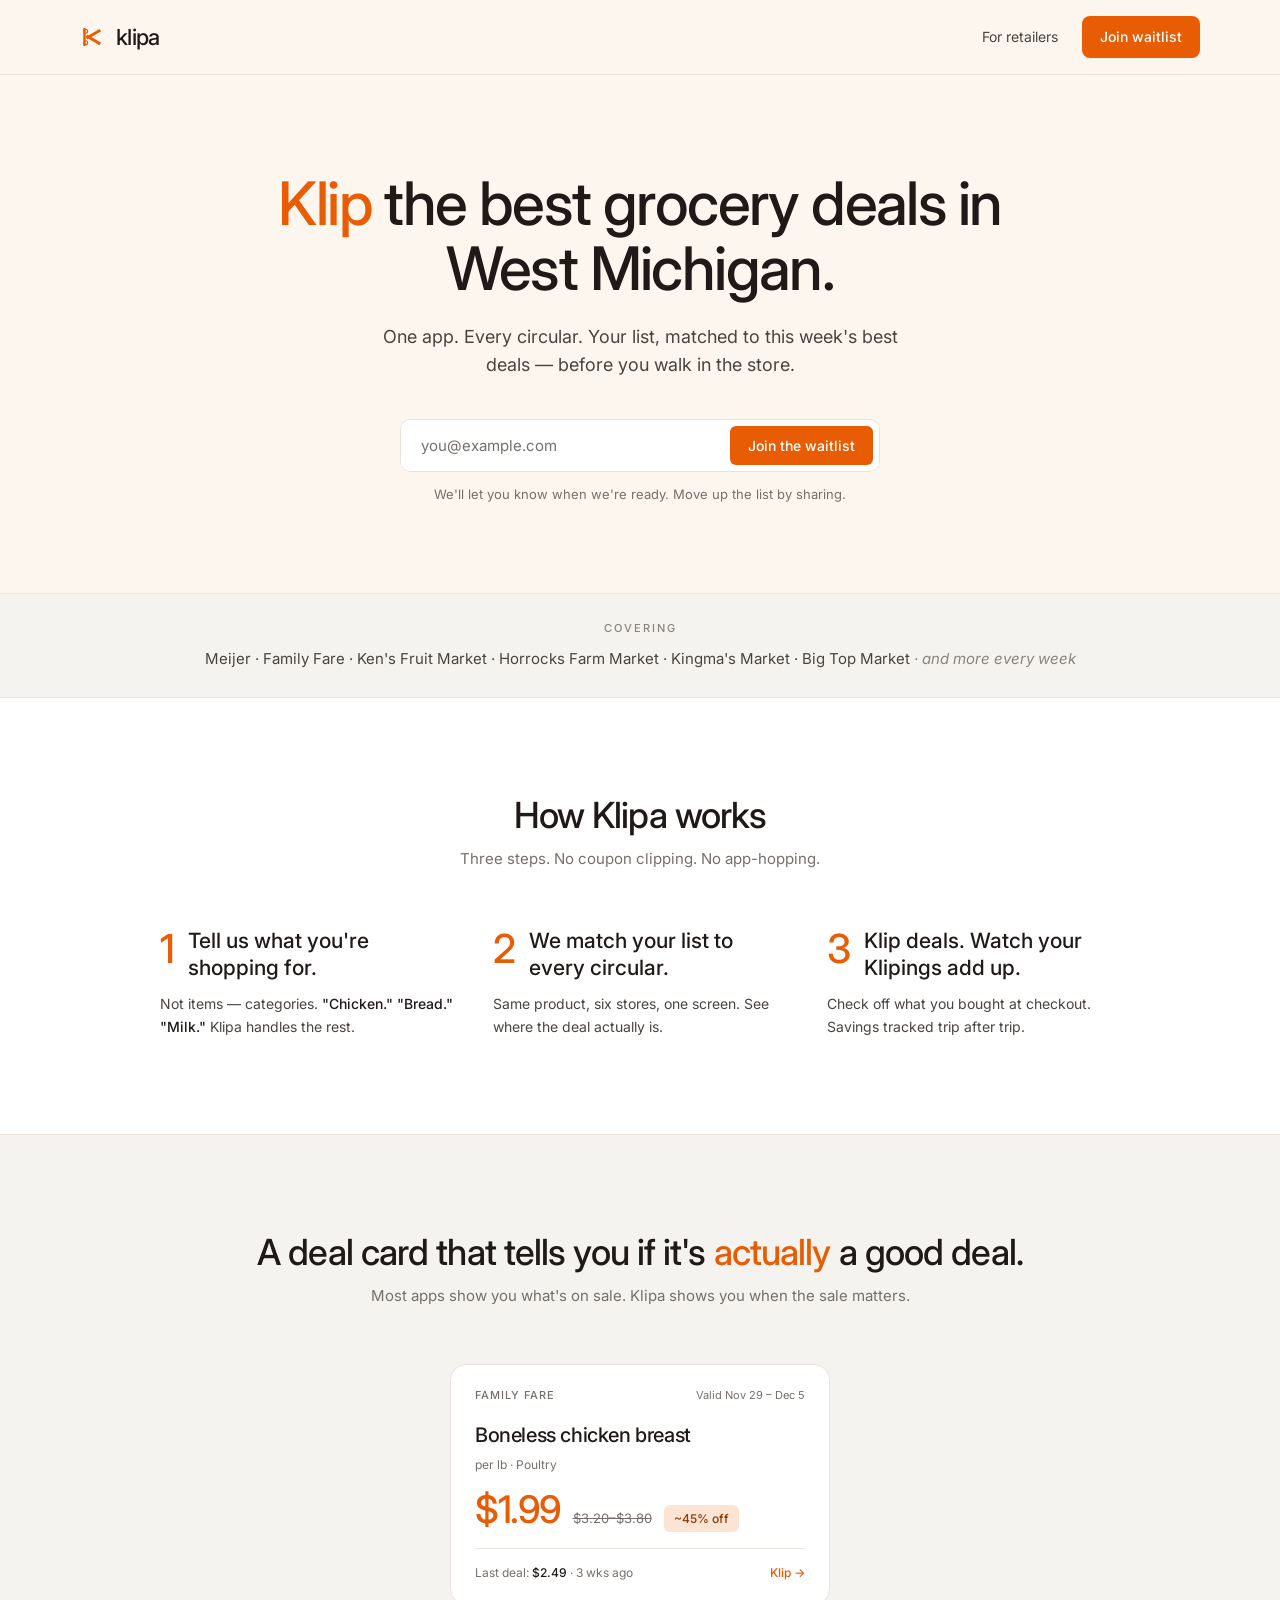
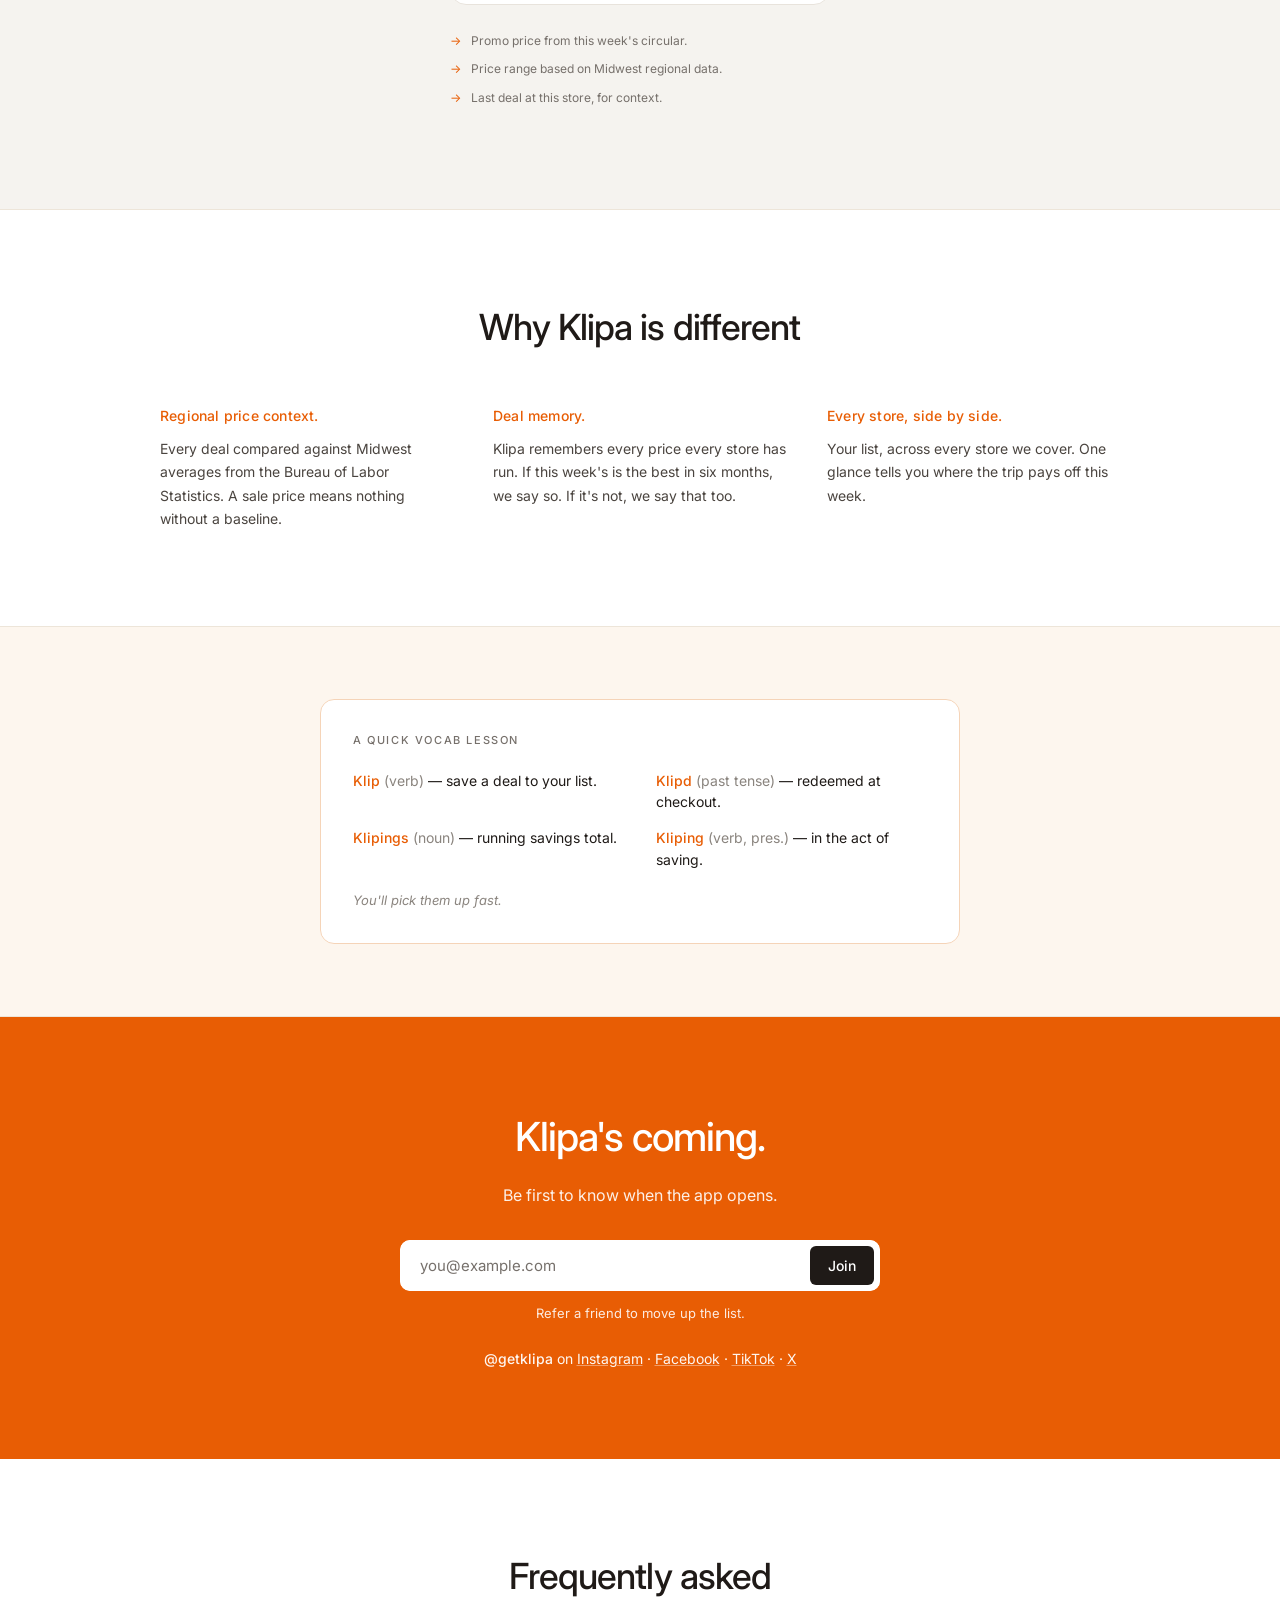
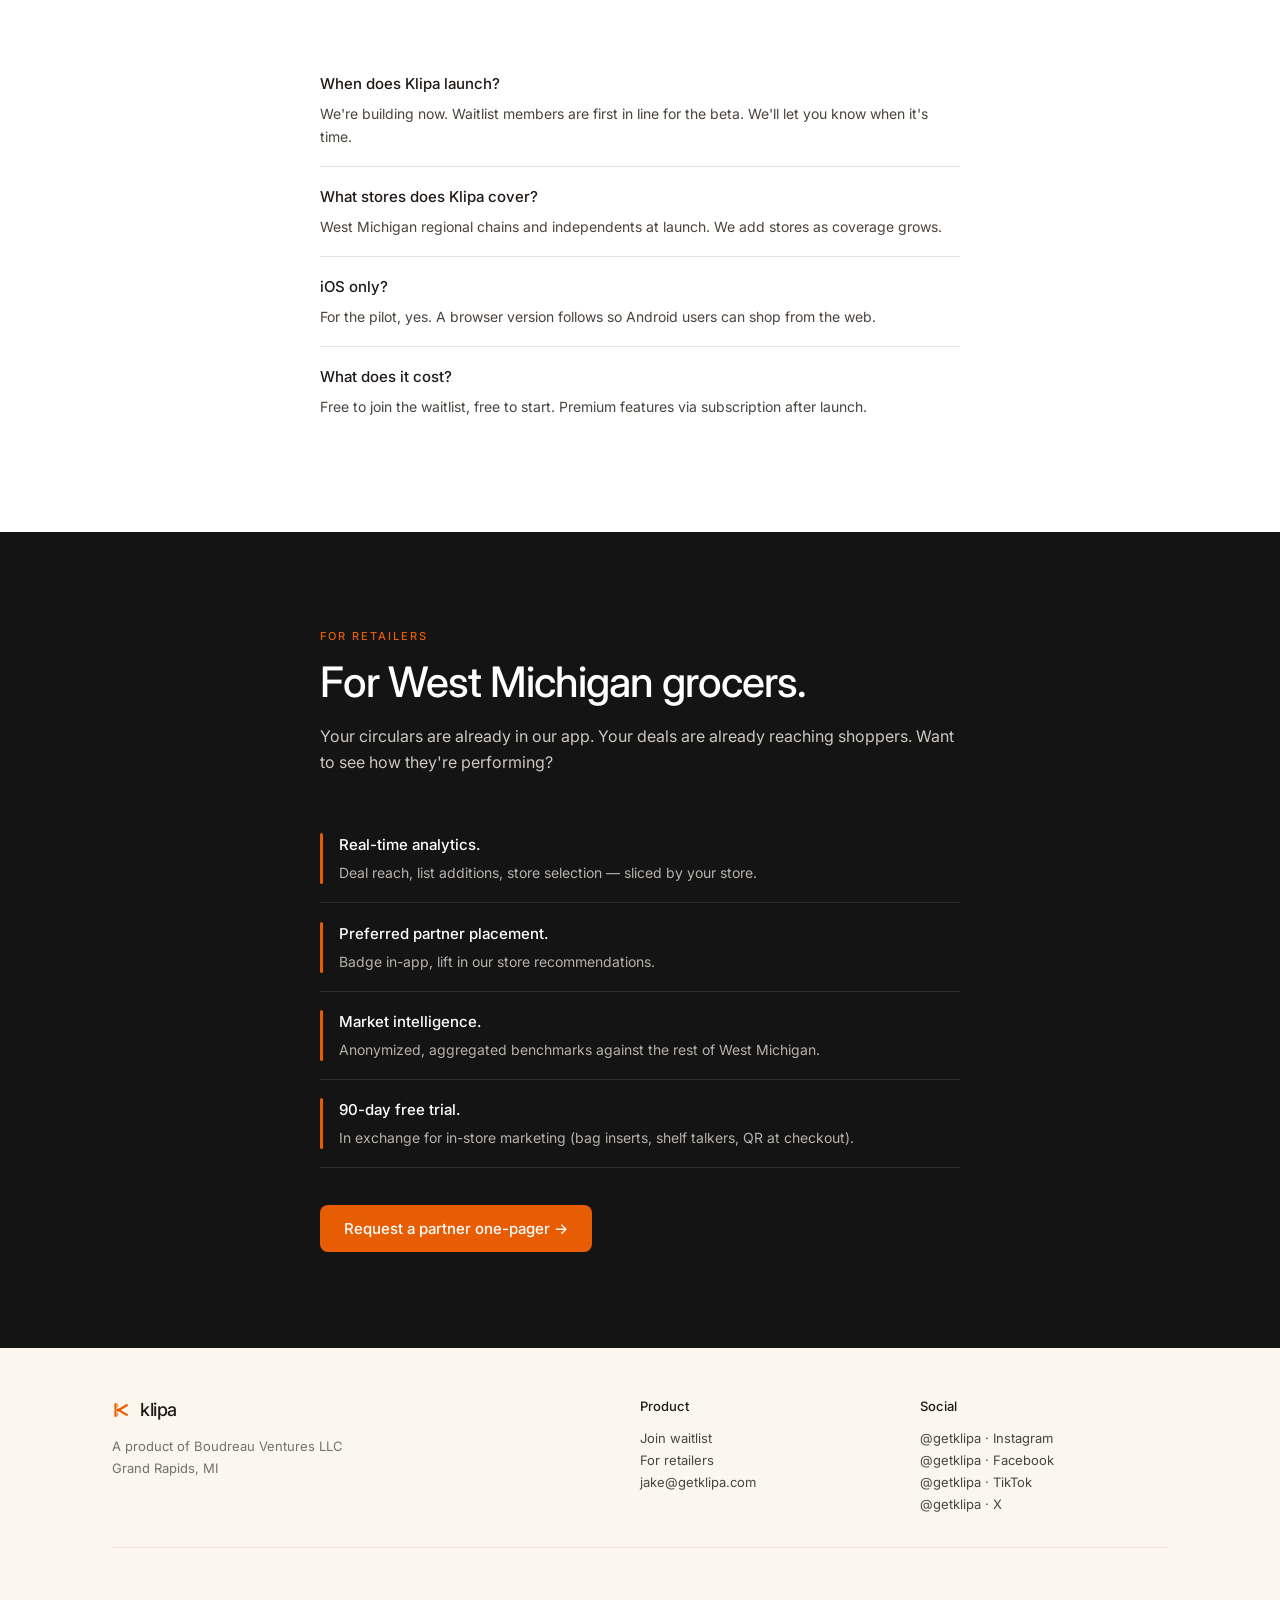
<file: index.html>
<!DOCTYPE html>
<html lang="en">
<head>
  <meta charset="UTF-8" />
  <meta name="viewport" content="width=device-width, initial-scale=1.0" />
  <title>Klipa — Klip the best grocery deals in West Michigan</title>
  <meta name="description" content="One app. Every circular. Your list, matched to this week's best deals — before you walk in the store. Join the Klipa waitlist." />
  <link rel="canonical" href="https://getklipa.com/" />
  <meta property="og:type" content="website" />
  <meta property="og:url" content="https://getklipa.com/" />
  <meta property="og:title" content="Klipa — Klip the best grocery deals in West Michigan" />
  <meta property="og:description" content="One app. Every circular. Your list, matched to this week's best deals — before you walk in the store. Join the Klipa waitlist." />
  <meta property="og:image" content="https://getklipa.com/assets/og-image.png" />
  <meta name="twitter:card" content="summary_large_image" />
  <meta name="twitter:title" content="Klipa — Klip the best grocery deals in West Michigan" />
  <meta name="twitter:description" content="One app. Every circular. Your list, matched to this week's best deals — before you walk in the store. Join the Klipa waitlist." />
  <meta name="twitter:image" content="https://getklipa.com/assets/og-image.png" />
  <link rel="icon" href="/assets/favicon.svg" type="image/svg+xml" />
  <link rel="preconnect" href="https://fonts.googleapis.com" />
  <link rel="preconnect" href="https://fonts.gstatic.com" crossorigin />
  <link href="https://fonts.googleapis.com/css2?family=Inter:wght@400;500;600&display=swap" rel="stylesheet" />
  <link rel="stylesheet" href="/styles/main.css" />
</head>
<body>
  <header class="nav">
    <div class="container nav-inner">
      <a href="#top" class="brand" aria-label="Klipa home">
        <img
          class="brand-mark"
          src="/assets/klipa_logo.svg"
          width="26"
          height="26"
          alt=""
        />
        <span class="brand-wordmark">klipa</span>
      </a>
      <nav class="nav-right" aria-label="Primary">
        <a href="#retailers" class="nav-link">For retailers</a>
        <a href="#waitlist" class="btn">Join waitlist</a>
      </nav>
    </div>
  </header>

  <section class="hero" id="top">
    <div class="container">
      <h1><span class="emph">Klip</span> the best grocery deals in West Michigan.</h1>
      <p class="hero-sub">One app. Every circular. Your list, matched to this week's best deals — before you walk in the store.</p>

      <div
        class="waitlist-embed"
        data-klipa-waitlist="hero"
        role="region"
        aria-label="Join the Klipa waitlist"
      >
        <div class="waitlist-box"></div>
        <p class="form-error" hidden role="alert"></p>
        <p class="form-success" hidden role="status">You're on the list. We'll be in touch.</p>
      </div>
      <p class="form-note">We'll let you know when we're ready. Move up the list by sharing.</p>
    </div>
  </section>

  <div class="coverage">
    <div class="container">
      <p class="coverage-label">Covering</p>
      <p class="coverage-list">
        Meijer · Family Fare · Ken's Fruit Market · Horrocks Farm Market · Kingma's Market · Big Top Market
        <span class="more">· and more every week</span>
      </p>
    </div>
  </div>

  <section class="how-it-works">
    <div class="container">
      <div class="section-head">
        <h2>How Klipa works</h2>
        <p>Three steps. No coupon clipping. No app-hopping.</p>
      </div>
      <div class="steps">
        <div class="step">
          <div class="step-head">
            <span class="n" aria-hidden="true">1</span>
            <h3>Tell us what you're shopping for.</h3>
          </div>
          <p>Not items — categories. <em>"Chicken." "Bread." "Milk."</em> Klipa handles the rest.</p>
        </div>
        <div class="step">
          <div class="step-head">
            <span class="n" aria-hidden="true">2</span>
            <h3>We match your list to every circular.</h3>
          </div>
          <p>Same product, six stores, one screen. See where the deal actually is.</p>
        </div>
        <div class="step">
          <div class="step-head">
            <span class="n" aria-hidden="true">3</span>
            <h3>Klip deals. Watch your Klipings add up.</h3>
          </div>
          <p>Check off what you bought at checkout. Savings tracked trip after trip.</p>
        </div>
      </div>
    </div>
  </section>

  <section class="deal-teaser">
    <div class="container">
      <div class="section-head">
        <h2>A deal card that tells you if it's <span class="emph">actually</span> a good deal.</h2>
        <p>Most apps show you what's on sale. Klipa shows you when the sale matters.</p>
      </div>

      <div class="deal-card" role="article" aria-label="Example deal card">
        <div class="deal-row-top">
          <span class="deal-store">Family Fare</span>
          <span class="deal-date" data-klipa-valid-date>Valid this week</span>
        </div>
        <h4 class="deal-product">Boneless chicken breast</h4>
        <p class="deal-meta">per lb · Poultry</p>
        <div class="deal-price-row">
          <span class="deal-promo">$1.99</span>
          <span class="deal-range">$3.20–$3.80</span>
          <span class="deal-pill">~45% off</span>
        </div>
        <div class="deal-footer">
          <span class="last">Last deal: <strong>$2.49</strong> · 3 wks ago</span>
          <span class="klip">Klip →</span>
        </div>
      </div>

      <div class="deal-callouts">
        <div class="row"><span class="arrow">→</span> Promo price from this week's circular.</div>
        <div class="row"><span class="arrow">→</span> Price range based on Midwest regional data.</div>
        <div class="row"><span class="arrow">→</span> Last deal at this store, for context.</div>
      </div>
    </div>
  </section>

  <section class="why">
    <div class="container">
      <div class="section-head">
        <h2>Why Klipa is different</h2>
      </div>
      <div class="why-grid">
        <div class="why-item">
          <h3>Regional price context.</h3>
          <p>Every deal compared against Midwest averages from the Bureau of Labor Statistics. A sale price means nothing without a baseline.</p>
        </div>
        <div class="why-item">
          <h3>Deal memory.</h3>
          <p>Klipa remembers every price every store has run. If this week's is the best in six months, we say so. If it's not, we say that too.</p>
        </div>
        <div class="why-item">
          <h3>Every store, side by side.</h3>
          <p>Your list, across every store we cover. One glance tells you where the trip pays off this week.</p>
        </div>
      </div>
    </div>
  </section>

  <section class="vocab">
    <div class="container">
      <div class="vocab-card">
        <h3 class="vocab-label">A Quick Vocab Lesson</h3>
        <div class="vocab-grid">
          <div><span class="vocab-term">Klip</span> <span class="vocab-part">(verb)</span> — save a deal to your list.</div>
          <div><span class="vocab-term">Klipd</span> <span class="vocab-part">(past tense)</span> — redeemed at checkout.</div>
          <div><span class="vocab-term">Klipings</span> <span class="vocab-part">(noun)</span> — running savings total.</div>
          <div><span class="vocab-term">Kliping</span> <span class="vocab-part">(verb, pres.)</span> — in the act of saving.</div>
        </div>
        <p class="vocab-note">You'll pick them up fast.</p>
      </div>
    </div>
  </section>

  <section class="cta" id="waitlist">
    <div class="container">
      <h2>Klipa's coming.</h2>
      <p class="sub">Be first to know when the app opens.</p>

      <div
        class="waitlist-embed"
        data-klipa-waitlist="cta"
        role="region"
        aria-label="Join the Klipa waitlist"
      >
        <div class="waitlist-box"></div>
        <p class="form-error" hidden role="alert"></p>
        <p class="form-success" hidden role="status">You're on the list. We'll be in touch.</p>
      </div>
      <p class="form-note">Refer a friend to move up the list.</p>
      <p class="socials">
        <span class="handle">@getklipa</span> on
        <a href="https://www.instagram.com/getklipa/" rel="me noopener noreferrer" target="_blank">Instagram</a>
        ·
        <a href="https://www.facebook.com/profile.php?id=61579403832515" rel="me noopener noreferrer" target="_blank">Facebook</a>
        ·
        <a href="https://www.tiktok.com/@getklipa" rel="me noopener noreferrer" target="_blank">TikTok</a>
        ·
        <a href="https://x.com/getklipa" rel="me noopener noreferrer" target="_blank">X</a>
      </p>
    </div>
  </section>

  <section class="faq">
    <div class="container">
      <div class="section-head">
        <h2>Frequently asked</h2>
      </div>
      <div class="faq-list">
        <div class="faq-item">
          <h4>When does Klipa launch?</h4>
          <p>We're building now. Waitlist members are first in line for the beta. We'll let you know when it's time.</p>
        </div>
        <div class="faq-item">
          <h4>What stores does Klipa cover?</h4>
          <p>West Michigan regional chains and independents at launch. We add stores as coverage grows.</p>
        </div>
        <div class="faq-item">
          <h4>iOS only?</h4>
          <p>For the pilot, yes. A browser version follows so Android users can shop from the web.</p>
        </div>
        <div class="faq-item">
          <h4>What does it cost?</h4>
          <p>Free to join the waitlist, free to start. Premium features via subscription after launch.</p>
        </div>
      </div>
    </div>
  </section>

  <section class="partner" id="retailers">
    <div class="container">
      <div class="partner-inner">
        <p class="eyebrow">For retailers</p>
        <h2>For West Michigan grocers.</h2>
        <p class="partner-lead">Your circulars are already in our app. Your deals are already reaching shoppers. Want to see how they're performing?</p>

        <div class="partner-bullet">
          <div class="partner-bar"></div>
          <div>
            <h4>Real-time analytics.</h4>
            <p>Deal reach, list additions, store selection — sliced by your store.</p>
          </div>
        </div>
        <div class="partner-bullet">
          <div class="partner-bar"></div>
          <div>
            <h4>Preferred partner placement.</h4>
            <p>Badge in-app, lift in our store recommendations.</p>
          </div>
        </div>
        <div class="partner-bullet">
          <div class="partner-bar"></div>
          <div>
            <h4>Market intelligence.</h4>
            <p>Anonymized, aggregated benchmarks against the rest of West Michigan.</p>
          </div>
        </div>
        <div class="partner-bullet">
          <div class="partner-bar"></div>
          <div>
            <h4>90-day free trial.</h4>
            <p>In exchange for in-store marketing (bag inserts, shelf talkers, QR at checkout).</p>
          </div>
        </div>

        <div class="partner-cta">
          <button type="button" class="btn" id="partner-cta">Request a partner one-pager →</button>
        </div>
      </div>
    </div>
  </section>

  <footer>
    <div class="container">
      <div class="footer-grid">
        <div class="footer-col footer-brand-col">
          <div class="footer-brand">
            <img src="/assets/klipa_logo.svg" width="20" height="20" alt="" />
            <span>klipa</span>
          </div>
          <p class="muted">A product of Boudreau Ventures LLC</p>
          <p class="muted">Grand Rapids, MI</p>
        </div>
        <div class="footer-col">
          <h5>Product</h5>
          <p><a href="#waitlist">Join waitlist</a></p>
          <p><a href="#retailers">For retailers</a></p>
          <p><a href="mailto:jake@getklipa.com">jake@getklipa.com</a></p>
        </div>
        <div class="footer-col">
          <h5>Social</h5>
        <p><a href="https://www.instagram.com/getklipa/" rel="me noopener noreferrer" target="_blank" aria-label="Klipa on Instagram">@getklipa · Instagram</a></p>
        <p><a href="https://www.facebook.com/profile.php?id=61579403832515" rel="me noopener noreferrer" target="_blank" aria-label="Klipa on Facebook">@getklipa · Facebook</a></p>
        <p><a href="https://www.tiktok.com/@getklipa" rel="me noopener noreferrer" target="_blank" aria-label="Klipa on TikTok">@getklipa · TikTok</a></p>
        <p><a href="https://x.com/getklipa" rel="me noopener noreferrer" target="_blank" aria-label="Klipa on X">@getklipa · X</a></p>
        </div>
      </div>
      <div class="footer-bottom">
        <span>© 2026 Boudreau Ventures LLC</span>
        <span><a href="/privacy.html">Privacy</a> · Terms</span>
      </div>
    </div>
  </footer>

  <template id="klipa-waitlist-fallback-hero">
    <form class="waitlist-form" action="#" method="post" novalidate>
      <div class="form-hp-wrap" aria-hidden="true">
        <input type="checkbox" name="botcheck" class="form-hp" tabindex="-1" autocomplete="off" />
        <input type="text" class="form-hp" name="company_website" tabindex="-1" autocomplete="off" value="" />
      </div>
      <input type="email" name="email" placeholder="you@example.com" aria-label="Email address" required />
      <button type="submit" class="btn">Join the waitlist</button>
    </form>
  </template>
  <template id="klipa-waitlist-fallback-cta">
    <form class="waitlist-form" action="#" method="post" novalidate>
      <div class="form-hp-wrap" aria-hidden="true">
        <input type="checkbox" name="botcheck" class="form-hp" tabindex="-1" autocomplete="off" />
        <input type="text" class="form-hp" name="company_website" tabindex="-1" autocomplete="off" value="" />
      </div>
      <input type="email" name="email" placeholder="you@example.com" aria-label="Email address" required />
      <button type="submit">Join</button>
    </form>
  </template>

  <dialog class="partner-dialog" id="partner-dialog" aria-labelledby="partner-dialog-title">
    <div class="partner-dialog-surface" id="partner-dialog-surface">
      <div class="partner-dialog-panel" role="document">
        <div class="partner-dialog-head">
          <h2 id="partner-dialog-title">Request a partner one-pager</h2>
          <button type="button" class="partner-dialog-x" id="partner-dialog-close" aria-label="Close">×</button>
        </div>
        <p class="partner-dialog-lead">We’ll follow up with a one-pager and next steps. All fields are required except phone and message (both optional).</p>
        <form class="partner-dialog-form" id="partner-inquiry-form" novalidate>
          <div class="form-hp-wrap" aria-hidden="true">
            <input type="checkbox" name="botcheck" class="form-hp" tabindex="-1" autocomplete="off" />
            <input type="text" class="form-hp" name="company_website" tabindex="-1" autocomplete="off" value="" />
          </div>
          <div class="partner-field">
            <label for="partner-name">Your name</label>
            <input type="text" id="partner-name" name="name" autocomplete="name" required />
          </div>
          <div class="partner-field">
            <label for="partner-store">Store or chain</label>
            <input type="text" id="partner-store" name="store" autocomplete="organization" required />
          </div>
          <div class="partner-field">
            <label for="partner-role">Your role</label>
            <input type="text" id="partner-role" name="role" autocomplete="organization-title" required />
          </div>
          <div class="partner-field">
            <label for="partner-email">Work email</label>
            <input type="email" id="partner-email" name="email" autocomplete="email" inputmode="email" required />
          </div>
          <div class="partner-field">
            <label for="partner-phone">Phone <span class="optional">(optional)</span></label>
            <input type="tel" id="partner-phone" name="phone" autocomplete="tel" inputmode="tel" />
          </div>
          <div class="partner-field">
            <label for="partner-message">Message <span class="optional">(optional)</span></label>
            <textarea
              id="partner-message"
              name="inquiry"
              rows="4"
              autocomplete="off"
              placeholder="Anything we should know about your store, timing, or questions you have"
              aria-label="Message (optional)"
            ></textarea>
          </div>
          <p class="partner-dialog-error" id="partner-dialog-error" hidden role="alert"></p>
          <div class="partner-dialog-actions">
            <button type="button" class="btn btn-secondary" id="partner-form-cancel">Cancel</button>
            <button type="submit" class="btn" id="partner-form-submit">Send request</button>
          </div>
        </form>
        <div class="partner-dialog-success" id="partner-dialog-success" hidden>
          <p>Thanks — we got your request and will be in touch soon.</p>
          <button type="button" class="btn" id="partner-success-close">Close</button>
        </div>
      </div>
    </div>
  </dialog>

  <script src="/scripts/main.js" defer></script>
</body>
</html>
</file>
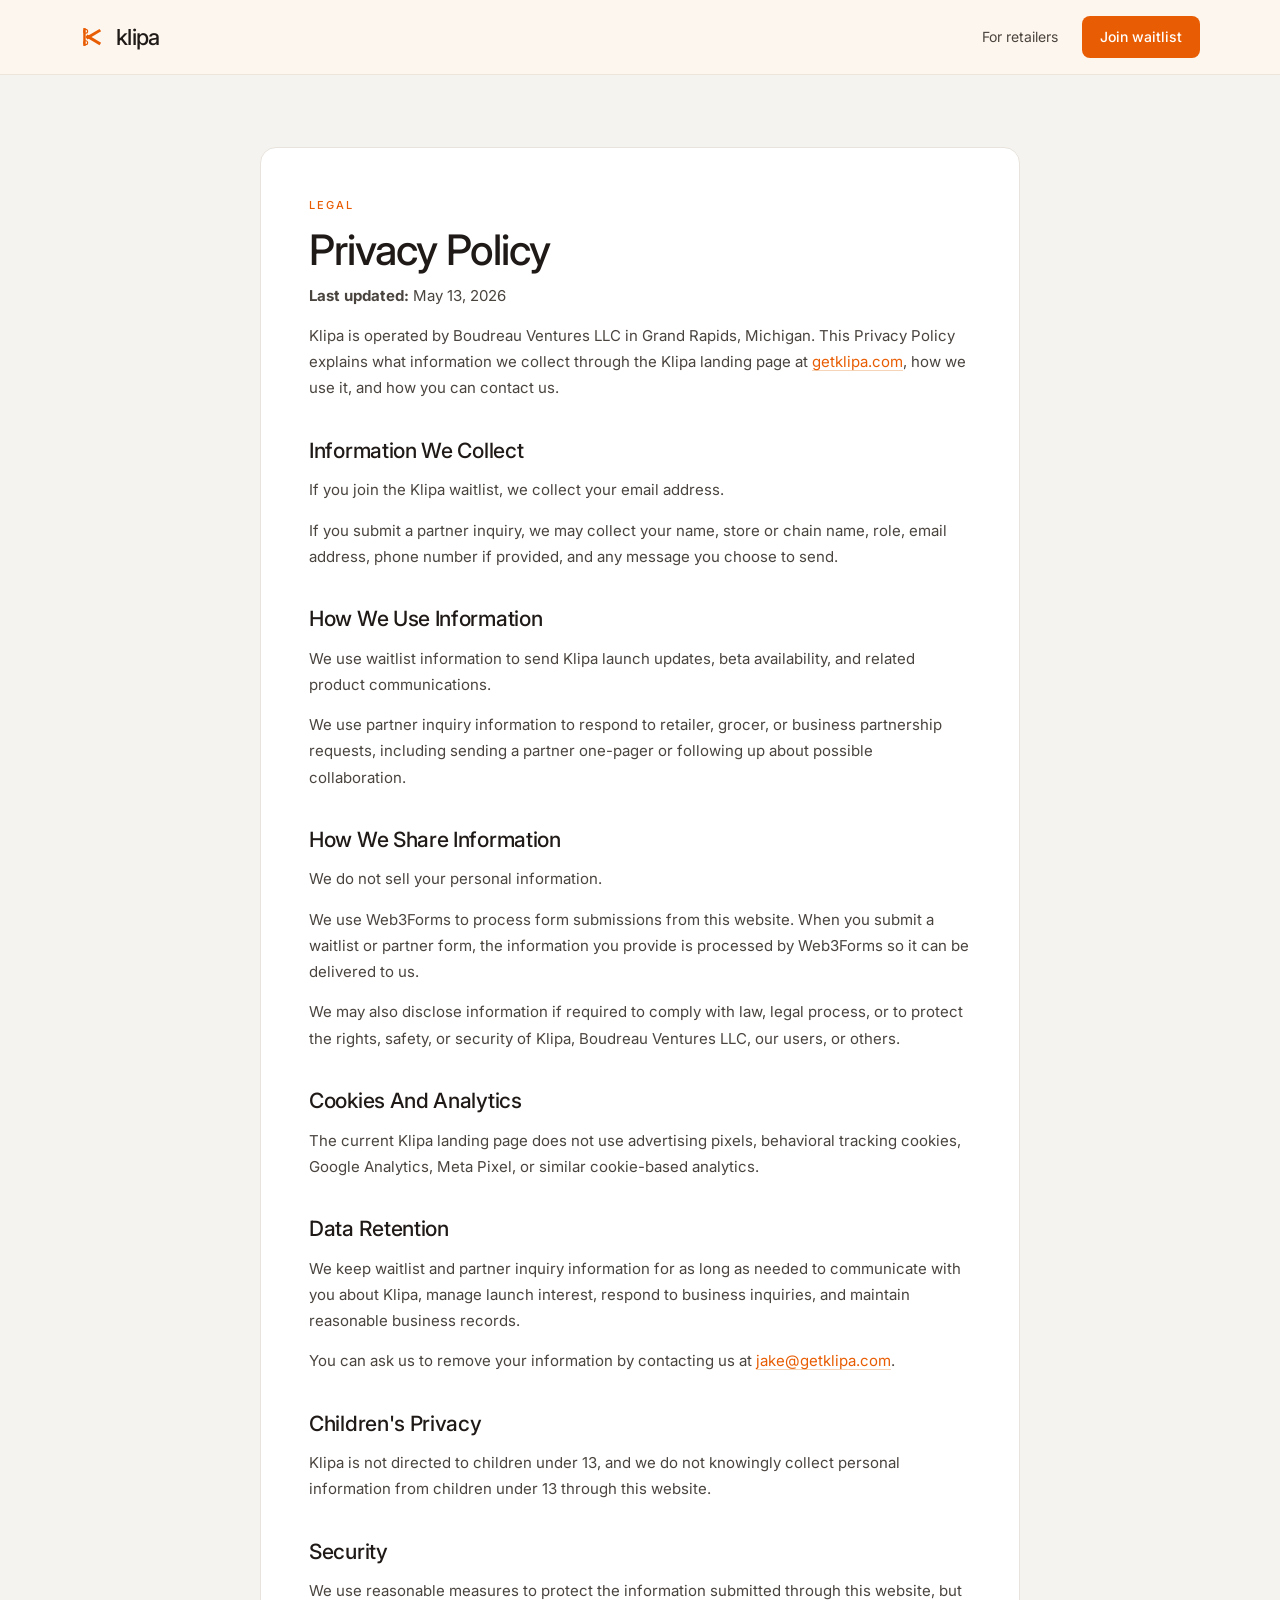
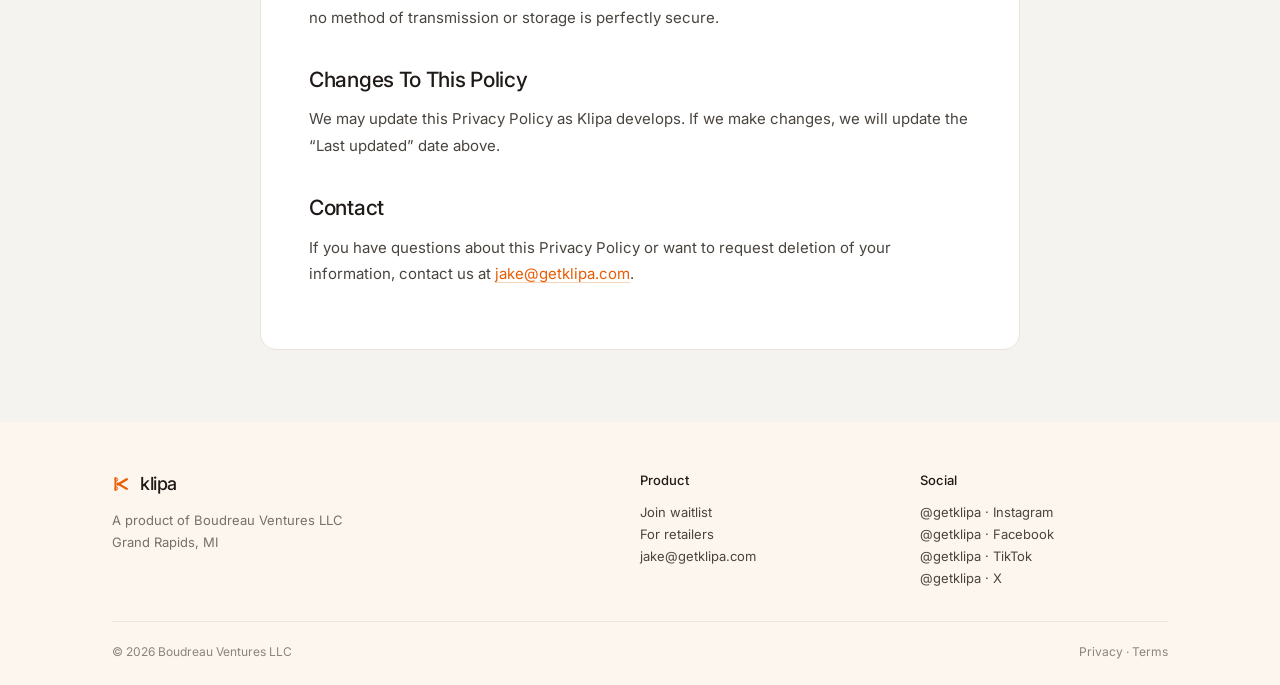
<file: privacy.html>
<!DOCTYPE html>
<html lang="en">
<head>
  <meta charset="UTF-8" />
  <meta name="viewport" content="width=device-width, initial-scale=1.0" />
  <title>Privacy Policy — Klipa</title>
  <meta name="description" content="Klipa privacy policy for waitlist and partner inquiry submissions." />
  <link rel="canonical" href="https://getklipa.com/privacy.html" />
  <meta property="og:type" content="website" />
  <meta property="og:url" content="https://getklipa.com/privacy.html" />
  <meta property="og:title" content="Privacy Policy — Klipa" />
  <meta property="og:description" content="Klipa privacy policy for waitlist and partner inquiry submissions." />
  <link rel="icon" href="/assets/favicon.svg" type="image/svg+xml" />
  <link rel="preconnect" href="https://fonts.googleapis.com" />
  <link rel="preconnect" href="https://fonts.gstatic.com" crossorigin />
  <link href="https://fonts.googleapis.com/css2?family=Inter:wght@400;500;600&display=swap" rel="stylesheet" />
  <link rel="stylesheet" href="/styles/main.css" />
</head>
<body>
  <header class="nav">
    <div class="container nav-inner">
      <a href="/" class="brand" aria-label="Klipa home">
        <img
          class="brand-mark"
          src="/assets/klipa_logo.svg"
          width="26"
          height="26"
          alt=""
        />
        <span class="brand-wordmark">klipa</span>
      </a>
      <nav class="nav-right" aria-label="Primary">
        <a href="/#retailers" class="nav-link">For retailers</a>
        <a href="/#waitlist" class="btn">Join waitlist</a>
      </nav>
    </div>
  </header>

  <main class="legal-page">
    <div class="container">
      <article class="legal-card">
        <p class="eyebrow">Legal</p>
        <h1>Privacy Policy</h1>
        <p class="legal-updated"><strong>Last updated:</strong> May 13, 2026</p>

        <p>
          Klipa is operated by Boudreau Ventures LLC in Grand Rapids, Michigan.
          This Privacy Policy explains what information we collect through the Klipa
          landing page at <a href="https://getklipa.com">getklipa.com</a>, how we use it,
          and how you can contact us.
        </p>

        <h2>Information We Collect</h2>
        <p>
          If you join the Klipa waitlist, we collect your email address.
        </p>
        <p>
          If you submit a partner inquiry, we may collect your name, store or chain name,
          role, email address, phone number if provided, and any message you choose to send.
        </p>

        <h2>How We Use Information</h2>
        <p>
          We use waitlist information to send Klipa launch updates, beta availability,
          and related product communications.
        </p>
        <p>
          We use partner inquiry information to respond to retailer, grocer, or business
          partnership requests, including sending a partner one-pager or following up
          about possible collaboration.
        </p>

        <h2>How We Share Information</h2>
        <p>
          We do not sell your personal information.
        </p>
        <p>
          We use Web3Forms to process form submissions from this website. When you submit
          a waitlist or partner form, the information you provide is processed by Web3Forms
          so it can be delivered to us.
        </p>
        <p>
          We may also disclose information if required to comply with law, legal process,
          or to protect the rights, safety, or security of Klipa, Boudreau Ventures LLC,
          our users, or others.
        </p>

        <h2>Cookies And Analytics</h2>
        <p>
          The current Klipa landing page does not use advertising pixels, behavioral
          tracking cookies, Google Analytics, Meta Pixel, or similar cookie-based analytics.
        </p>

        <h2>Data Retention</h2>
        <p>
          We keep waitlist and partner inquiry information for as long as needed to
          communicate with you about Klipa, manage launch interest, respond to business
          inquiries, and maintain reasonable business records.
        </p>
        <p>
          You can ask us to remove your information by contacting us at
          <a href="mailto:jake@getklipa.com">jake@getklipa.com</a>.
        </p>

        <h2>Children's Privacy</h2>
        <p>
          Klipa is not directed to children under 13, and we do not knowingly collect
          personal information from children under 13 through this website.
        </p>

        <h2>Security</h2>
        <p>
          We use reasonable measures to protect the information submitted through this
          website, but no method of transmission or storage is perfectly secure.
        </p>

        <h2>Changes To This Policy</h2>
        <p>
          We may update this Privacy Policy as Klipa develops. If we make changes, we will
          update the “Last updated” date above.
        </p>

        <h2>Contact</h2>
        <p>
          If you have questions about this Privacy Policy or want to request deletion of
          your information, contact us at
          <a href="mailto:jake@getklipa.com">jake@getklipa.com</a>.
        </p>
      </article>
    </div>
  </main>

  <footer>
    <div class="container">
      <div class="footer-grid">
        <div class="footer-col footer-brand-col">
          <div class="footer-brand">
            <img src="/assets/klipa_logo.svg" width="20" height="20" alt="" />
            <span>klipa</span>
          </div>
          <p class="muted">A product of Boudreau Ventures LLC</p>
          <p class="muted">Grand Rapids, MI</p>
        </div>
        <div class="footer-col">
          <h5>Product</h5>
          <p><a href="/#waitlist">Join waitlist</a></p>
          <p><a href="/#retailers">For retailers</a></p>
          <p><a href="mailto:jake@getklipa.com">jake@getklipa.com</a></p>
        </div>
        <div class="footer-col">
          <h5>Social</h5>
          <p><a href="https://www.instagram.com/getklipa/" rel="me noopener noreferrer" target="_blank" aria-label="Klipa on Instagram">@getklipa · Instagram</a></p>
          <p><a href="https://www.facebook.com/profile.php?id=61579403832515" rel="me noopener noreferrer" target="_blank" aria-label="Klipa on Facebook">@getklipa · Facebook</a></p>
          <p><a href="https://www.tiktok.com/@getklipa" rel="me noopener noreferrer" target="_blank" aria-label="Klipa on TikTok">@getklipa · TikTok</a></p>
          <p><a href="https://x.com/getklipa" rel="me noopener noreferrer" target="_blank" aria-label="Klipa on X">@getklipa · X</a></p>
        </div>
      </div>
      <div class="footer-bottom">
        <span>© 2026 Boudreau Ventures LLC</span>
        <span><a href="/privacy.html" aria-current="page">Privacy</a> · Terms</span>
      </div>
    </div>
  </footer>
</body>
</html>
</file>
<file: styles/main.css>
:root {
    --orange: #e85d04;
    --orange-dark: #c24d04;
    --orange-tint: #fbe4d4;
    --orange-tint-border: #f5d4b8;
    --orange-deep-text: #8a3a02;
    --cream: #FDF6EE;
    --cream-border: #EDE5D9;
    --surface: #F5F3EF;
    --white: #FFFFFF;
    --ink: #1F1A17;
    --body: #4A443F;
    --muted: #76706B;
    --muted-strong: #8A847E;
    --border: #E8E3DC;
    --dark: #141414;
    --max-content: 1120px;
    /* Match FAQ and partner (retail) columns for consistent horizontal alignment */
    --prose-narrow: 640px;
  }

  * { box-sizing: border-box; }
  html { scroll-behavior: smooth; }
  body {
    margin: 0;
    font-family: 'Inter', -apple-system, BlinkMacSystemFont, 'Segoe UI', Roboto, sans-serif;
    color: var(--ink);
    background: var(--white);
    font-size: 16px;
    line-height: 1.6;
    -webkit-font-smoothing: antialiased;
    -moz-osx-font-smoothing: grayscale;
  }
  h1, h2, h3, h4, p { margin: 0; }
  a { color: inherit; text-decoration: none; }
  button { font-family: inherit; cursor: pointer; }
  .container { max-width: var(--max-content); margin: 0 auto; padding: 0 32px; }

  /* NAV */
  .nav {
    position: sticky; top: 0; z-index: 10;
    background: var(--cream);
    border-bottom: 0.5px solid var(--cream-border);
    backdrop-filter: saturate(140%) blur(6px);
  }
  .nav-inner {
    display: flex; justify-content: space-between; align-items: center;
    padding: 16px 0;
  }
  .brand { display: flex; align-items: center; gap: 10px; }
  .brand .brand-mark { display: block; }
  .brand-wordmark { font-size: 22px; font-weight: 500; color: var(--ink); letter-spacing: -0.7px; }
  .nav-right { display: flex; align-items: center; gap: 24px; font-size: 14px; }
  .nav-link { color: var(--body); transition: color .15s ease; }
  .nav-link:hover { color: var(--ink); }
  .nav a:focus-visible,
  .nav button:focus-visible,
  .partner-cta .btn:focus-visible { outline: 2px solid var(--orange); outline-offset: 3px; }
  .btn {
    display: inline-flex; align-items: center; justify-content: center; gap: 6px;
    background: var(--orange); color: var(--white);
    border: none; padding: 10px 18px;
    border-radius: 8px; font-size: 14px; font-weight: 500;
    transition: background .15s ease, transform .15s ease;
  }
  .btn:hover { background: var(--orange-dark); }
  .btn:active { transform: scale(0.98); }
  .btn-dark { background: var(--ink); }
  .btn-dark:hover { background: #000; }

  /* HERO */
  .hero { background: var(--cream); text-align: center; padding: 96px 0 88px; }
  .hero h1 {
    font-size: 60px; font-weight: 500; line-height: 1.08;
    max-width: 820px; margin: 0 auto 22px;
    color: var(--ink); letter-spacing: -1.6px;
  }
  .hero h1 .emph { color: var(--orange); }
  .hero-sub {
    font-size: 18px; max-width: 560px; margin: 0 auto 40px;
    color: var(--body); line-height: 1.55;
  }
  .waitlist-embed {
    max-width: 480px;
    margin: 0 auto 12px;
  }
  .waitlist-box {
    background: var(--white);
    border-radius: 10px;
    border: 0.5px solid var(--border);
    overflow: hidden;
  }
  .waitlist-box:empty { min-height: 0; }
  .form-success[hidden],
  .form-error[hidden] { display: none; }
  .form-success {
    font-size: 14px;
    color: var(--muted);
    text-align: center;
    margin: 0;
    padding: 4px 0 0;
  }
  .form-error {
    font-size: 13px;
    color: #a3200a;
    text-align: center;
    margin: 0;
    padding: 4px 0 0;
  }
  .waitlist-embed--native .waitlist-box,
  .waitlist-box:has(.waitlist-form) {
    background: transparent;
    border: none;
    min-height: 0;
  }
  .waitlist-form {
    position: relative;
    display: flex; gap: 6px; max-width: 480px;
    margin: 0;
    background: var(--white); padding: 6px;
    border-radius: 10px; border: 0.5px solid var(--border);
  }
  .form-hp-wrap {
    position: absolute;
    left: -9999px;
    top: 0;
    width: 1px;
    height: 1px;
    overflow: hidden;
    pointer-events: none;
  }
  .partner-dialog-form { position: relative; }
  .waitlist-form input {
    flex: 1; border: none; padding: 10px 14px;
    font-size: 15px; background: transparent; outline: none;
    color: var(--ink); font-family: inherit;
  }
  .waitlist-form input::placeholder { color: var(--muted); }
  .waitlist-form input:focus { outline: 2px solid var(--orange); outline-offset: 0; border-radius: 4px; }
  .waitlist-form button {
    white-space: nowrap; padding: 10px 18px;
    border-radius: 6px; font-size: 14px;
  }
  .form-note { font-size: 13px; color: var(--muted); margin-top: 10px; }

  /* COVERAGE STRIP */
  .coverage {
    background: var(--surface); text-align: center;
    padding: 26px 0;
    border-top: 0.5px solid var(--cream-border);
    border-bottom: 0.5px solid var(--cream-border);
  }
  .coverage-label {
    font-size: 11px; letter-spacing: 2px; color: var(--muted-strong);
    text-transform: uppercase; font-weight: 500;
    margin-bottom: 10px;
  }
  .coverage-list { font-size: 15px; color: var(--body); line-height: 1.6; }
  .coverage-list .more { color: var(--muted-strong); font-style: italic; }

  /* SECTION DEFAULTS */
  section { padding: 96px 0; }
  .section-head { text-align: center; margin-bottom: 56px; }
  .section-head h2 {
    font-size: 36px; font-weight: 500; letter-spacing: -0.9px;
    color: var(--ink); margin-bottom: 10px; line-height: 1.2;
  }
  .section-head h2 .emph { color: var(--orange); }
  .section-head p { font-size: 15px; color: var(--muted); }

  /* HOW IT WORKS */
  .how-it-works { background: var(--white); }
  .steps {
    display: grid; grid-template-columns: repeat(3, 1fr); gap: 40px;
    max-width: 960px; margin: 0 auto;
  }
  .step-head {
    display: flex; align-items: flex-start; gap: 14px; margin-bottom: 10px;
  }
  .step .n {
    flex: 0 0 auto; font-size: 40px; font-weight: 500; color: var(--orange);
    line-height: 1.1; letter-spacing: -1.2px; margin-top: 0;
  }
  .step-head h3 { font-size: 21px; font-weight: 500; margin: 0; color: var(--ink); line-height: 1.3; }
  .step p { font-size: 14px; line-height: 1.65; color: var(--body); }
  .step p em { color: var(--ink); font-style: normal; font-weight: 500; }

  /* DEAL CARD SECTION */
  .deal-teaser { background: var(--surface); border-top: 0.5px solid var(--cream-border); border-bottom: 0.5px solid var(--cream-border); }
  .deal-card {
    background: var(--white); border-radius: 16px;
    border: 0.5px solid var(--border); padding: 22px 24px;
    max-width: 380px; margin: 0 auto;
  }
  .deal-row-top {
    display: flex; justify-content: space-between; align-items: center;
    margin-bottom: 14px;
  }
  .deal-store {
    font-size: 11px; font-weight: 500; color: var(--muted);
    letter-spacing: 1px; text-transform: uppercase;
  }
  .deal-date { font-size: 11px; color: var(--muted); }
  .deal-product { font-size: 20px; font-weight: 500; color: var(--ink); margin-bottom: 4px; letter-spacing: -0.4px; }
  .deal-meta { font-size: 12px; color: var(--muted); margin-bottom: 16px; }
  .deal-price-row {
    display: flex; align-items: baseline; gap: 12px;
    margin-bottom: 16px; flex-wrap: wrap;
  }
  .deal-promo {
    font-size: 38px; font-weight: 500; color: var(--orange);
    line-height: 1; letter-spacing: -1.5px;
  }
  .deal-range { font-size: 13px; color: var(--muted); text-decoration: line-through; }
  .deal-pill {
    background: var(--orange-tint); color: var(--orange-deep-text);
    font-size: 12px; font-weight: 500; padding: 4px 10px; border-radius: 6px;
  }
  .deal-footer {
    display: flex; justify-content: space-between; align-items: center;
    padding-top: 14px; border-top: 0.5px solid var(--border);
    font-size: 12px;
  }
  .deal-footer .last { color: var(--muted); }
  .deal-footer .last strong { color: var(--ink); font-weight: 500; }
  .deal-footer .klip { color: var(--orange); font-weight: 500; }

  .deal-callouts {
    max-width: 380px; margin: 22px auto 0;
    font-size: 12px; color: var(--muted); line-height: 1.7;
  }
  .deal-callouts .row { display: flex; gap: 10px; padding: 4px 0; }
  .deal-callouts .arrow { color: var(--orange); }

  /* WHY DIFFERENT */
  .why { background: var(--white); }
  .why-grid { display: grid; grid-template-columns: repeat(3, 1fr); gap: 40px; max-width: 960px; margin: 0 auto; }
  .why-item h3 { font-size: 14px; font-weight: 500; color: var(--orange); margin-bottom: 10px; letter-spacing: 0.2px; }
  .why-item p { font-size: 14px; line-height: 1.65; color: var(--body); }

  /* VOCAB */
  .vocab { background: var(--cream); padding: 72px 0; border-top: 0.5px solid var(--cream-border); border-bottom: 0.5px solid var(--cream-border); }
  .vocab-card {
    max-width: 640px; margin: 0 auto;
    background: var(--white); border: 1px solid var(--orange-tint-border);
    border-radius: 14px; padding: 32px;
  }
  .vocab-label {
    font-size: 11px; font-weight: 500; color: var(--muted);
    letter-spacing: 1.6px; text-transform: uppercase; margin-bottom: 20px;
  }
  .vocab-grid { display: grid; grid-template-columns: repeat(2, 1fr); gap: 14px 32px; font-size: 14px; line-height: 1.55; }
  .vocab-term { color: var(--orange); font-weight: 500; }
  .vocab-part { color: var(--muted-strong); }
  .vocab-note { font-size: 13px; color: var(--muted-strong); margin-top: 20px; font-style: italic; }

  /* SECOND CTA */
  .cta { background: var(--orange); text-align: center; color: var(--white); padding: 88px 0; }
  .cta h2 { font-size: 40px; font-weight: 500; color: var(--white); margin-bottom: 14px; letter-spacing: -1px; }
  .cta p.sub { font-size: 16px; color: rgba(255,255,255,0.9); margin-bottom: 32px; max-width: 460px; margin-left: auto; margin-right: auto; }
  .cta .waitlist-box { background: var(--white); border: none; }
  .cta .waitlist-form { background: var(--white); border: none; }
  .cta .waitlist-form button {
    background: var(--ink);
    color: var(--white);
    font-weight: 500;
    border: none;
  }
  .cta .waitlist-form button:hover { background: #000; color: var(--white); }
  .cta .form-success { color: rgba(255,255,255,0.95); }
  .cta .form-error { color: #ffe0d4; }
  .cta .form-note { color: rgba(255,255,255,0.88); margin-bottom: 24px; }
  .cta .socials { font-size: 14px; color: rgba(255,255,255,0.95); }
  .cta .socials .handle { font-weight: 500; }
  .cta .socials a {
    color: inherit;
    text-decoration: underline;
    text-decoration-color: rgba(255, 255, 255, 0.4);
  }
  .cta .socials a:hover { text-decoration-color: rgba(255, 255, 255, 0.95); }
  .footer-col a[href^="https://"]:hover { color: var(--ink); }

  /* FAQ */
  .faq { background: var(--white); }
  .faq-list { max-width: var(--prose-narrow); margin: 0 auto; }
  .faq-item {
    padding: 18px 0; border-bottom: 0.5px solid var(--border);
  }
  .faq-item:last-child { border-bottom: none; }
  .faq-item h4 { font-size: 15px; font-weight: 500; color: var(--ink); margin-bottom: 6px; }
  .faq-item p { font-size: 14px; line-height: 1.65; color: var(--body); }

  /* PARTNER */
  .partner { background: var(--dark); color: #F5EFE8; padding: 96px 0; }
  .partner-inner { max-width: var(--prose-narrow); margin: 0 auto; }
  .partner .eyebrow {
    font-size: 11px; letter-spacing: 2px; color: var(--orange);
    text-transform: uppercase; font-weight: 500;
  }
  .partner h2 {
    font-size: 42px; font-weight: 500; color: var(--white);
    margin: 12px 0 18px; letter-spacing: -1px; line-height: 1.15;
  }
  .partner-lead { font-size: 16px; color: rgba(245,239,232,0.82); margin-bottom: 40px; line-height: 1.6; }
  .partner-bullet {
    display: flex; gap: 16px; padding: 18px 0;
    border-bottom: 0.5px solid rgba(245,239,232,0.12);
  }
  .partner-bullet:last-of-type { border-bottom: none; }
  .partner-bar { width: 3px; background: var(--orange); border-radius: 2px; flex-shrink: 0; }
  .partner-bullet h4 { font-size: 15px; font-weight: 500; color: var(--white); margin-bottom: 5px; }
  .partner-bullet p { font-size: 14px; line-height: 1.6; color: rgba(245,239,232,0.72); }
  .partner-cta { margin-top: 36px; }
  .partner-cta .btn { padding: 14px 24px; font-size: 15px; }
  .partner-cta .btn:disabled { opacity: 0.5; cursor: not-allowed; }

  /* PARTNER DIALOG (Web3Forms) */
  .partner-dialog {
    max-width: none;
    width: 100%;
    max-height: 100dvh;
    height: 100%;
    margin: 0;
    padding: 0;
    border: none;
    background: transparent;
    color: var(--ink);
  }
  .partner-dialog::backdrop {
    background: rgba(20, 20, 20, 0.55);
  }
  .partner-dialog-surface {
    min-height: 100%;
    min-height: 100dvh;
    display: flex; align-items: center; justify-content: center;
    padding: 1rem; box-sizing: border-box;
  }
  .partner-dialog-panel {
    max-width: 440px; width: 100%;
    max-height: min(100dvh - 2rem, 90vh);
    padding: 24px; box-sizing: border-box; overflow-y: auto;
    border: 0.5px solid var(--border);
    border-radius: 14px;
    background: var(--white);
    box-shadow: 0 24px 64px rgba(0, 0, 0, 0.35);
  }
  .partner-dialog-head {
    display: flex; align-items: flex-start; justify-content: space-between; gap: 12px;
    margin-bottom: 8px;
  }
  .partner-dialog-head h2 {
    font-size: 1.2rem; font-weight: 500; letter-spacing: -0.3px; line-height: 1.25; margin: 0;
  }
  .partner-dialog-x {
    flex-shrink: 0;
    width: 36px; height: 36px; border: none; border-radius: 8px;
    background: var(--surface); color: var(--ink); font-size: 1.4rem; line-height: 1; cursor: pointer;
    transition: background .15s ease;
  }
  .partner-dialog-x:hover { background: var(--border); }
  .partner-dialog-lead {
    font-size: 14px; color: var(--muted); line-height: 1.5; margin: 0 0 18px;
  }
  .partner-field { margin-bottom: 14px; }
  .partner-field label {
    display: block; font-size: 12px; font-weight: 500; color: var(--body);
    margin-bottom: 5px; letter-spacing: 0.02em;
  }
  .partner-field .optional { font-weight: 400; color: var(--muted); }
  .partner-field input,
  .partner-field textarea {
    width: 100%; box-sizing: border-box;
    padding: 10px 12px; font-size: 15px; font-family: inherit;
    line-height: 1.5;
    color: var(--ink); background: var(--white);
    border: 0.5px solid var(--border); border-radius: 8px;
  }
  .partner-field textarea { min-height: 100px; resize: vertical; }
  .partner-field input:focus,
  .partner-field textarea:focus { outline: 2px solid var(--orange); outline-offset: 0; border-color: transparent; }
  .partner-dialog-error[hidden] { display: none; }
  .partner-dialog-error { font-size: 13px; color: #a3200a; margin: 4px 0 0; }
  .partner-dialog-actions {
    display: flex; flex-wrap: wrap; gap: 10px; justify-content: flex-end; margin-top: 18px;
  }
  .btn.btn-secondary {
    background: var(--white); color: var(--ink);
    border: 0.5px solid var(--border);
  }
  .btn.btn-secondary:hover { background: var(--surface); }
  .partner-dialog .btn:focus-visible,
  .partner-dialog-x:focus-visible { outline: 2px solid var(--orange); outline-offset: 2px; }
  .partner-dialog-success[hidden] { display: none; }
  .partner-dialog-success { text-align: center; }
  .partner-dialog-success p { font-size: 15px; color: var(--body); margin: 0 0 20px; line-height: 1.55; }

  /* LEGAL */
  .legal-page {
    background: var(--surface);
    padding: 72px 0;
  }
  .legal-card {
    max-width: 760px;
    margin: 0 auto;
    padding: 48px;
    background: var(--white);
    border: 0.5px solid var(--border);
    border-radius: 16px;
  }
  .legal-card .eyebrow {
    font-size: 11px; letter-spacing: 2px; color: var(--orange);
    text-transform: uppercase; font-weight: 500;
    margin-bottom: 10px;
  }
  .legal-card h1 {
    font-size: 42px; font-weight: 500; line-height: 1.12;
    color: var(--ink); letter-spacing: -1px;
    margin-bottom: 10px;
  }
  .legal-updated {
    font-size: 14px;
    color: var(--muted);
    margin-bottom: 32px;
  }
  .legal-card h2 {
    font-size: 21px;
    font-weight: 500;
    color: var(--ink);
    letter-spacing: -0.3px;
    margin: 32px 0 10px;
  }
  .legal-card p {
    font-size: 15px;
    line-height: 1.75;
    color: var(--body);
    margin-bottom: 14px;
  }
  .legal-card a {
    color: var(--orange);
    text-decoration: underline;
    text-decoration-color: var(--orange-tint-border);
    text-underline-offset: 3px;
  }
  .legal-card a:hover { color: var(--orange-dark); }
  .legal-card a:focus-visible { outline: 2px solid var(--orange); outline-offset: 3px; border-radius: 3px; }

  /* FOOTER */
  footer { background: var(--cream); color: var(--body); font-size: 13px; padding: 48px 0 24px; }
  .footer-grid {
    display: grid; grid-template-columns: 2fr 1fr 1fr; gap: 32px;
    padding-bottom: 32px; border-bottom: 0.5px solid var(--cream-border);
  }
  .footer-brand { display: flex; align-items: center; gap: 8px; margin-bottom: 10px; }
  .footer-brand img { display: block; }
  .footer-brand span { font-size: 18px; font-weight: 500; color: var(--ink); letter-spacing: -0.4px; }
  .footer-col p { margin: 0; line-height: 1.7; color: var(--body); }
  .footer-col h5 {
    font-weight: 500; color: var(--ink); font-size: 13px;
    margin-bottom: 10px; margin-top: 0;
  }
  .footer-col .muted { color: var(--muted); }
  .footer-bottom {
    padding-top: 20px; display: flex; justify-content: space-between;
    font-size: 12px; color: var(--muted-strong);
  }
  .footer-bottom a { color: inherit; }
  .footer-bottom a:hover { color: var(--ink); }
  .footer a:focus-visible { outline: 2px solid var(--orange); outline-offset: 2px; }

  /* RESPONSIVE */
  @media (max-width: 900px) {
    .hero { padding: 72px 0 64px; }
    .hero h1 { font-size: 44px; letter-spacing: -1.2px; }
    .hero-sub { font-size: 16px; }
    section { padding: 72px 0; }
    .section-head h2 { font-size: 30px; }
    .steps, .why-grid { grid-template-columns: 1fr; gap: 36px; max-width: 560px; }
    .vocab-grid { grid-template-columns: 1fr; }
    .legal-card h1 { font-size: 34px; }
    .cta h2 { font-size: 32px; }
    .partner h2 { font-size: 32px; }
    .footer-grid { grid-template-columns: 1fr 1fr; }
    .footer-brand-col { grid-column: 1 / -1; }
  }
  @media (max-width: 560px) {
    .container { padding: 0 20px; }
    .hero { padding: 56px 0 48px; }
    .hero h1 { font-size: 34px; letter-spacing: -0.9px; }
    .hero-sub { font-size: 15px; }
    .waitlist-form { flex-direction: column; padding: 8px; }
    .waitlist-form button { width: 100%; padding: 12px; }
    section { padding: 56px 0; }
    .section-head h2 { font-size: 26px; }
    .deal-card, .deal-callouts { padding-left: 18px; padding-right: 18px; }
    .vocab-card { padding: 24px; }
    .legal-page { padding: 40px 0; }
    .legal-card { padding: 28px 22px; border-radius: 14px; }
    .legal-card h1 { font-size: 30px; }
    .legal-card h2 { font-size: 19px; }
    .cta h2 { font-size: 28px; }
    .partner h2 { font-size: 28px; }
    .footer-grid { grid-template-columns: 1fr; gap: 24px; }
    .footer-brand-col { grid-column: auto; }
    .footer-bottom { flex-direction: column; gap: 8px; }
  }

  /* SCREEN READER ONLY */
  .sr-only {
    position: absolute; width: 1px; height: 1px; padding: 0; margin: -1px;
    overflow: hidden; clip: rect(0,0,0,0); white-space: nowrap; border: 0;
  }

  /* SCROLL REVEAL — fade-up as sections enter the viewport */
  .reveal {
    opacity: 0;
    transform: translateY(24px);
    transition:
      opacity .7s ease,
      transform .7s cubic-bezier(0.2, 0.7, 0.2, 1);
    will-change: opacity, transform;
  }
  .reveal.is-visible {
    opacity: 1;
    transform: translateY(0);
  }
  @media (prefers-reduced-motion: reduce) {
    .reveal { transform: none; transition: opacity .5s ease; }
  }
</file>
